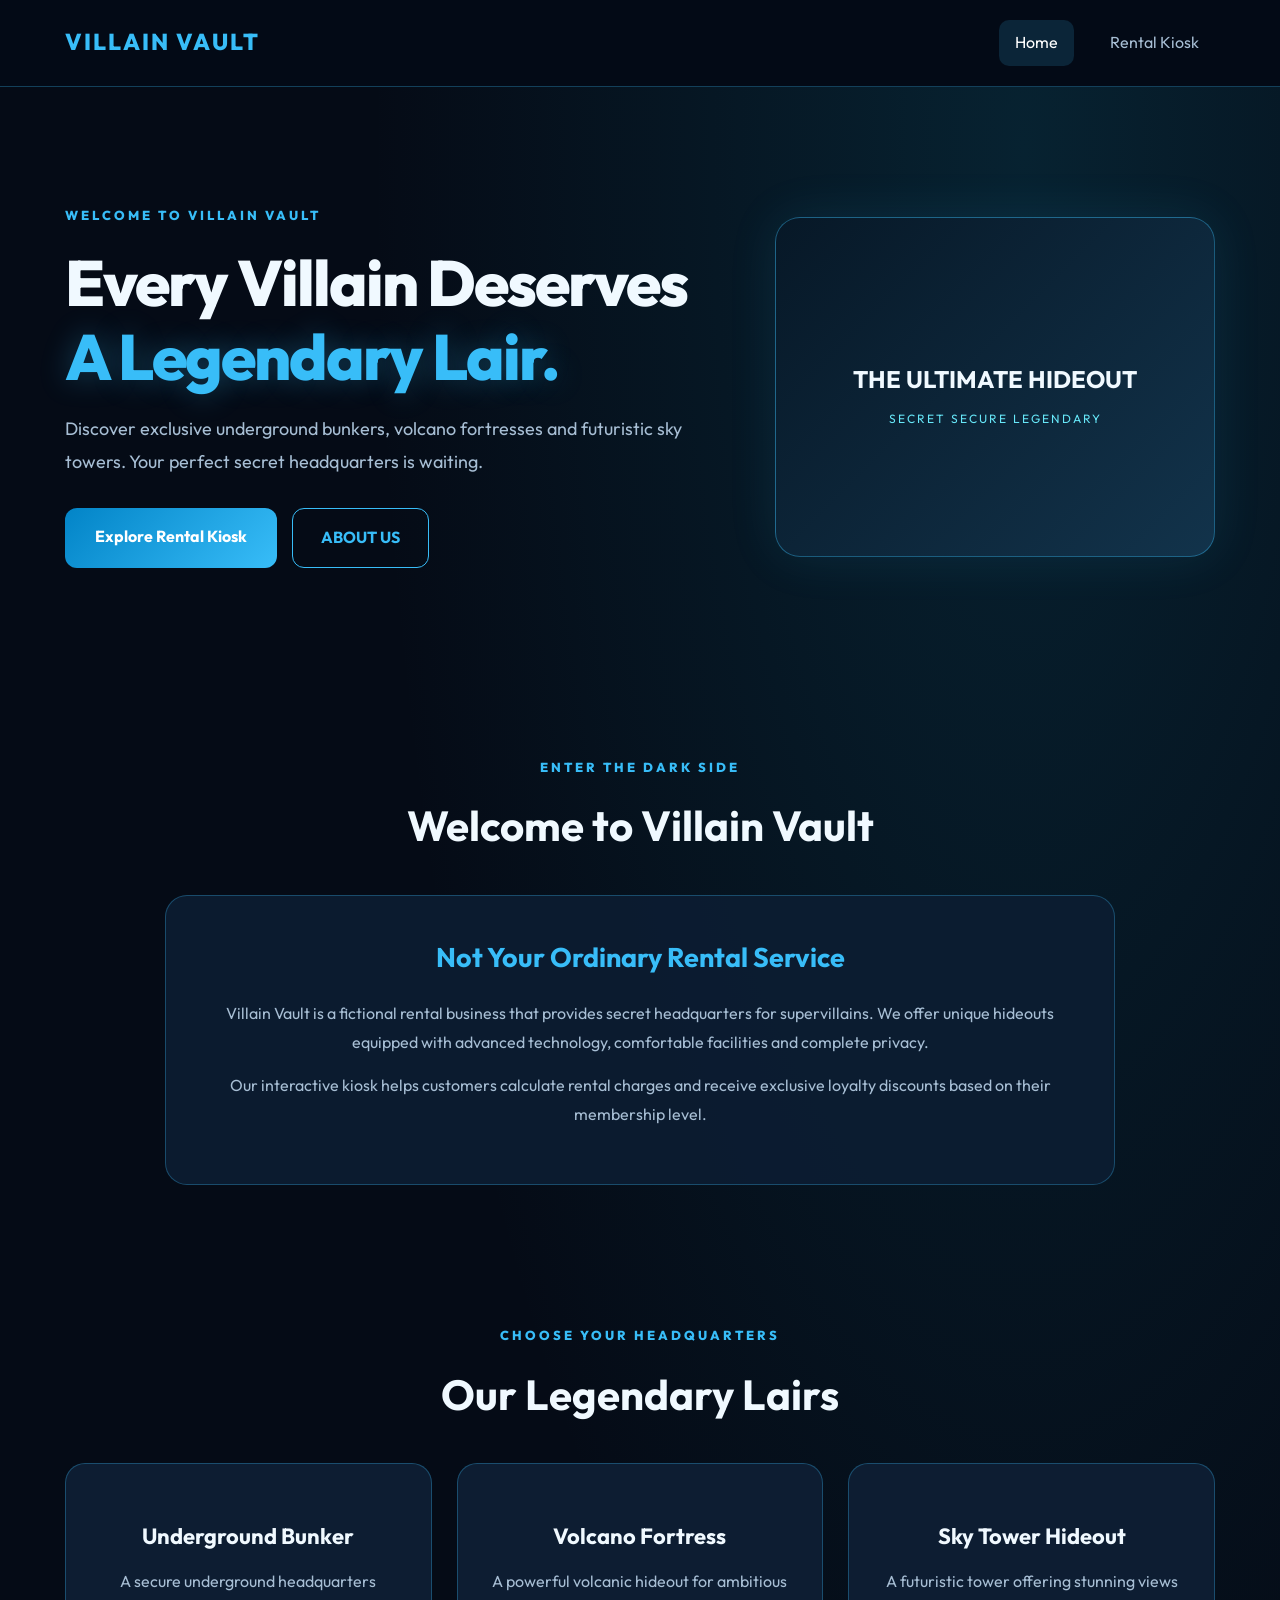
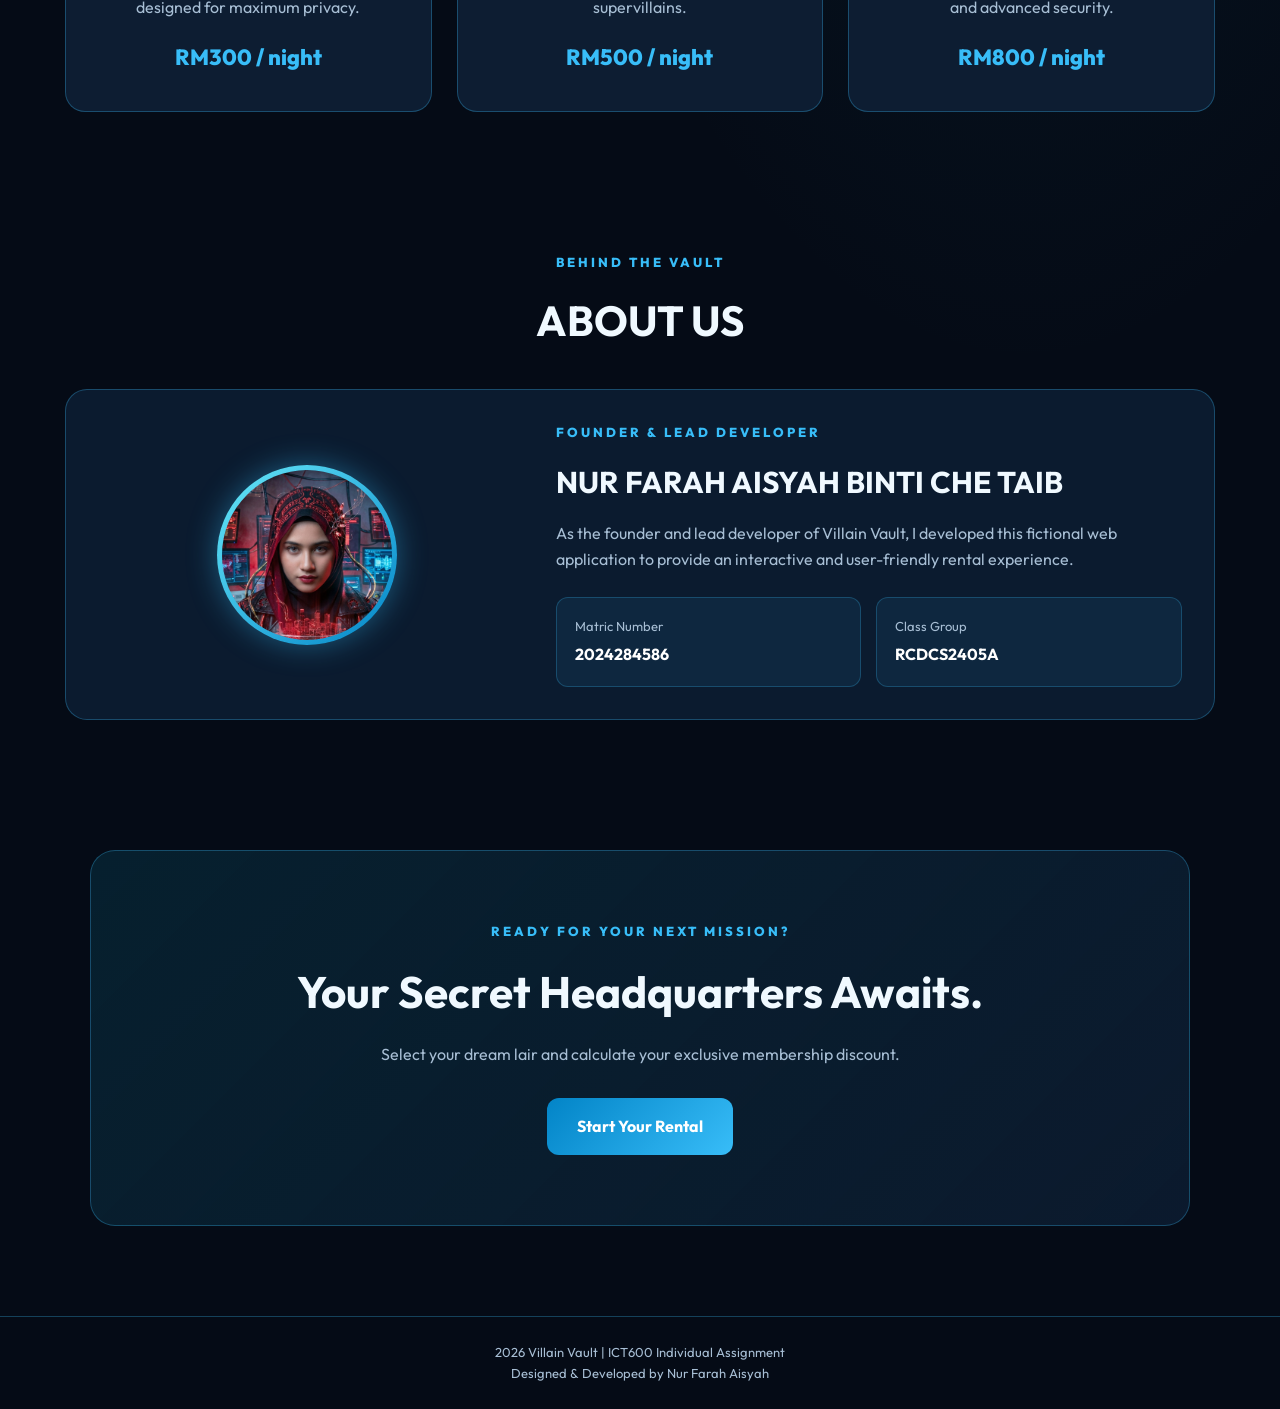
<file: index.html>
<!DOCTYPE html>
<html lang="en">
<head>
    <meta charset="UTF-8">
    <meta name="viewport" content="width=device-width, initial-scale=1.0">
    <title>Villain Vault | Home & Founder</title>
    <link rel="stylesheet" href="css/style.css">
</head>

<body>

<header class="site-header">
    <nav class="navbar">
        <a href="index.html" class="logo">
            VILLAIN VAULT
        </a>

        <div class="nav-links">
            <a href="index.html" class="active">Home</a>
            <a href="kiosk.html">Rental Kiosk</a>
        </div>
    </nav>
</header>

<main>

    <!-- HOMEPAGE HERO -->
    <section class="home-hero">

        <div class="home-hero-content">
            <p class="eyebrow">WELCOME TO VILLAIN VAULT</p>

            <h1>
                Every Villain Deserves
                <span>A Legendary Lair.</span>
            </h1>

            <p class="home-description">
                Discover exclusive underground bunkers,
                volcano fortresses and futuristic sky towers.
                Your perfect secret headquarters is waiting.
            </p>

            <div class="hero-buttons">
                <a href="kiosk.html" class="primary-btn">
                    Explore Rental Kiosk 
                </a>

                <a href="#founder" class="secondary-btn">
                    ABOUT US
                </a>
            </div>
        </div>

        <div class="hero-visual">
            <div class="visual-icon"></div>
            <h2>THE ULTIMATE HIDEOUT</h2>
            <p>SECRET  SECURE  LEGENDARY</p>
        </div>

    </section>

    <!-- ABOUT BUSINESS -->
    <section class="home-about" id="about">

        <div class="section-heading">
            <p class="eyebrow">ENTER THE DARK SIDE</p>
            <h2>Welcome to Villain Vault</h2>
        </div>

        <div class="glass-card home-about-card">
            <h3>Not Your Ordinary Rental Service</h3>

            <p>
                Villain Vault is a fictional rental business
                that provides secret headquarters for
                supervillains. We offer unique hideouts
                equipped with advanced technology,
                comfortable facilities and complete privacy.
            </p>

            <p>
                Our interactive kiosk helps customers
                calculate rental charges and receive
                exclusive loyalty discounts based on
                their membership level.
            </p>
        </div>

    </section>

    <!-- AVAILABLE LAIRS -->
    <section class="lair-section">

        <div class="section-heading">
            <p class="eyebrow">CHOOSE YOUR HEADQUARTERS</p>
            <h2>Our Legendary Lairs</h2>
        </div>

        <div class="lair-grid">

            <article class="lair-card">
                <div class="lair-icon"></div>
                <h3>Underground Bunker</h3>
                <p>
                    A secure underground headquarters
                    designed for maximum privacy.
                </p>
                <div class="lair-price">RM300 / night</div>
            </article>

            <article class="lair-card">
                <div class="lair-icon"></div>
                <h3>Volcano Fortress</h3>
                <p>
                    A powerful volcanic hideout
                    for ambitious supervillains.
                </p>
                <div class="lair-price">RM500 / night</div>
            </article>

            <article class="lair-card">
                <div class="lair-icon"></div>
                <h3>Sky Tower Hideout</h3>
                <p>
                    A futuristic tower offering
                    stunning views and advanced security.
                </p>
                <div class="lair-price">RM800 / night</div>
            </article>

        </div>

    </section>

    <!-- FOUNDER SECTION -->
    <section class="founder-section" id="founder">

        <div class="section-heading">
            <p class="eyebrow">BEHIND THE VAULT</p>
            <h2>ABOUT US</h2>
        </div>

        <div class="glass-card founder-home-card">

            <div class="founder-image-area">
                <div class="photo-ring">
                    <img src="images/founder.jpg"
                         alt="Founder of Villain Vault"
                         class="founder-photo">
                </div>
            </div>

            <div class="founder-text">
                <p class="eyebrow">FOUNDER & LEAD DEVELOPER</p>

                <h2>NUR FARAH AISYAH BINTI CHE TAIB</h2>

                <p>
                    As the founder and lead developer
                    of Villain Vault, I developed this
                    fictional web application to provide
                    an interactive and user-friendly
                    rental experience.
                </p>

                <div class="founder-meta">
                    <div class="detail-box">
                        <span>Matric Number</span>
                        <strong>2024284586</strong>
                    </div>

                    <div class="detail-box">
                        <span>Class Group</span>
                        <strong>RCDCS2405A</strong>
                    </div>
                </div>
            </div>

        </div>

    </section>

    <!-- CALL TO ACTION -->
    <section class="cta-section">
        <p class="eyebrow">READY FOR YOUR NEXT MISSION?</p>

        <h2>Your Secret Headquarters Awaits.</h2>

        <p>
            Select your dream lair and calculate
            your exclusive membership discount.
        </p>

        <a href="kiosk.html" class="primary-btn">
            Start Your Rental 
        </a>
    </section>

</main>

<footer class="site-footer">
    <p> 2026 Villain Vault | ICT600 Individual Assignment</p>
    <p>Designed & Developed by Nur Farah Aisyah</p>
</footer>

</body>
</html>
</file>
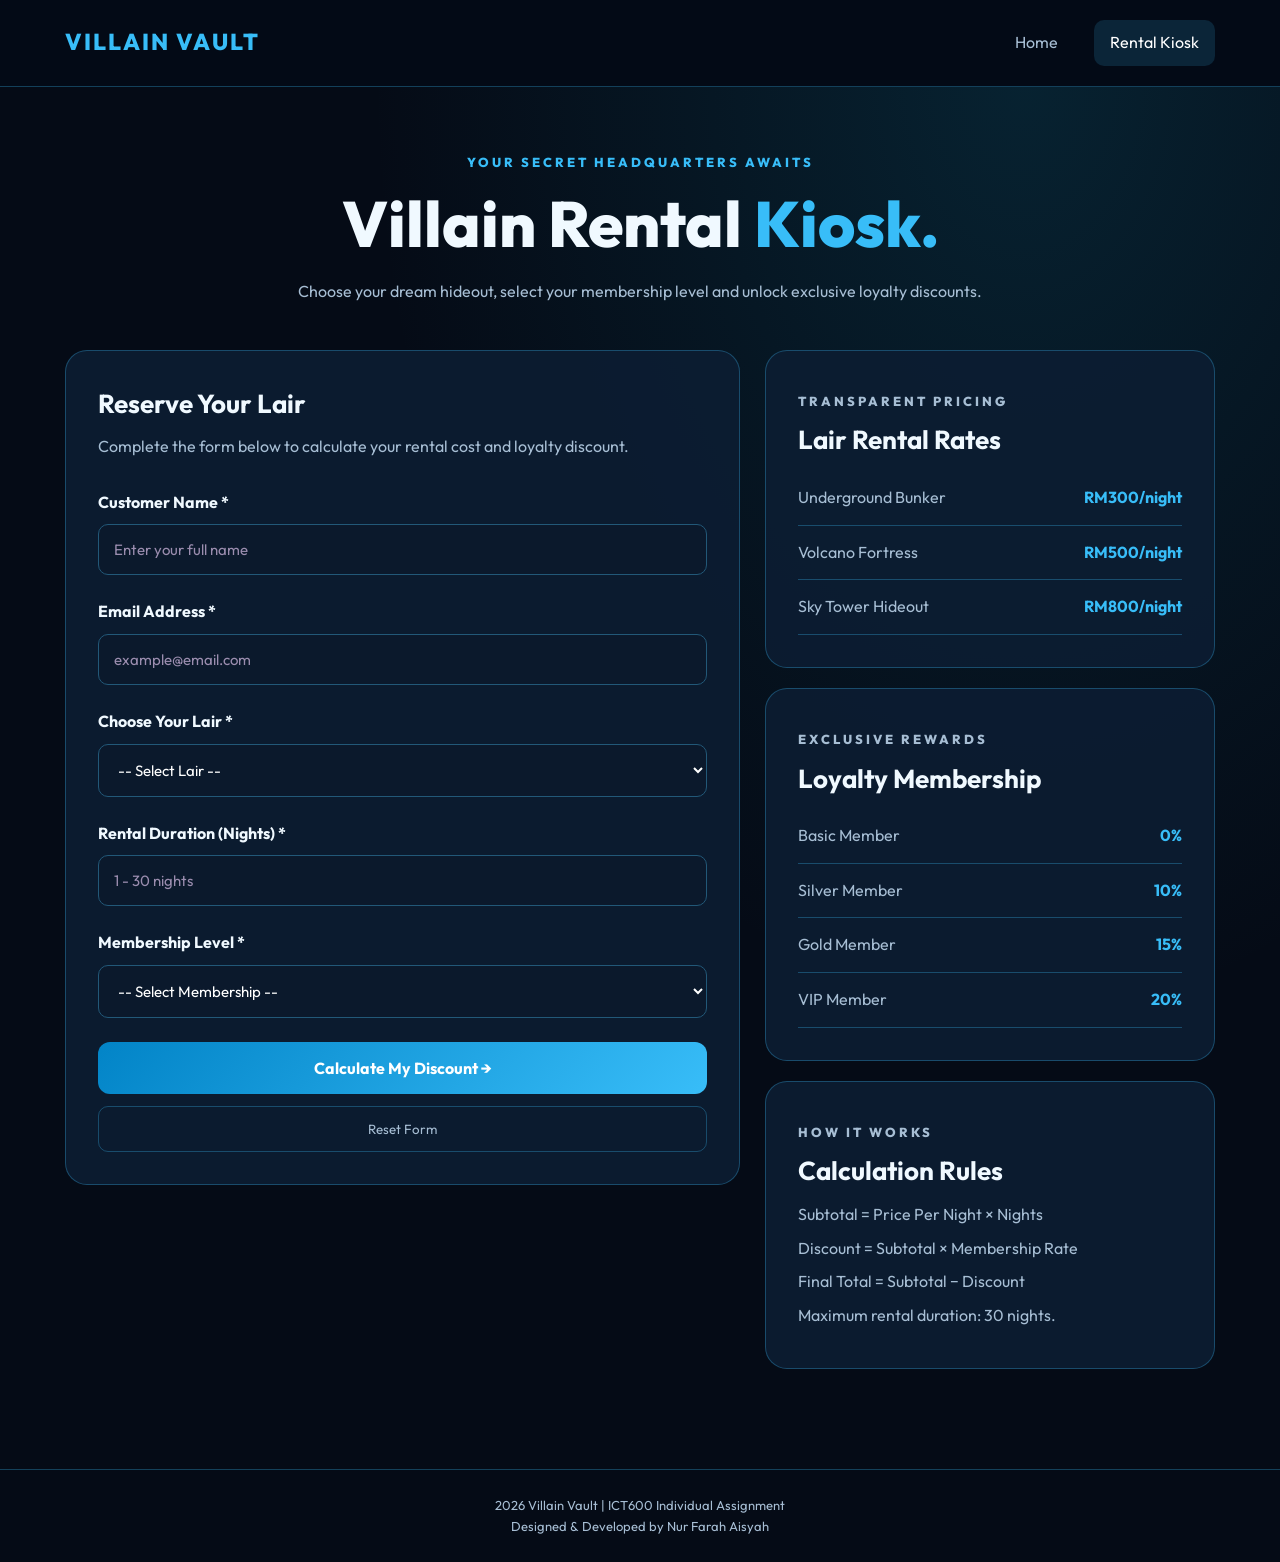
<file: kiosk.html>
<!DOCTYPE html>
<html lang="en">

<head>
    <meta charset="UTF-8">
    <meta name="viewport"
          content="width=device-width, initial-scale=1.0">

    <title>Villain Vault | Rental Kiosk</title>

    <!-- External CSS -->
    <link rel="stylesheet" href="css/style.css">

    <!-- External JavaScript -->
    <script src="js/script.js" defer></script>
</head>

<body>

    <!-- NAVIGATION BAR -->
    <header class="site-header">
        <nav class="navbar">

            <a href="index.html" class="logo">
                 VILLAIN VAULT
            </a>

            <div class="nav-links">
                <a href="index.html">Home</a>
                <a href="kiosk.html" class="active">
                    Rental Kiosk
                </a>
            </div>

        </nav>
    </header>


    <main class="kiosk-main">

        <!-- PAGE HEADING -->
        <section class="kiosk-heading">

            <p class="eyebrow">
                YOUR SECRET HEADQUARTERS AWAITS
            </p>

            <h1>
                Villain Rental
                <span>Kiosk.</span>
            </h1>

            <p>
                Choose your dream hideout, select your
                membership level and unlock exclusive
                loyalty discounts.
            </p>

        </section>


        <!-- KIOSK CONTENT -->
        <section class="kiosk-layout">

            <!-- LEFT SIDE: RENTAL FORM -->
            <div class="glass-card form-card">

                <h2>Reserve Your Lair</h2>

                <p class="form-subtitle">
                    Complete the form below to calculate
                    your rental cost and loyalty discount.
                </p>


                <form id="rentalForm" novalidate>

                    <!-- CUSTOMER NAME -->
                    <div class="form-group">

                        <label for="customerName">
                            Customer Name *
                        </label>

                        <input
                            type="text"
                            id="customerName"
                            name="customerName"
                            placeholder="Enter your full name"
                            autocomplete="name"
                            aria-describedby="customerNameError"
                            required
                        >

                        
<small
    class="error-message"
    id="customerNameError"
    style="color: #FF0000 !important;">
</small>


                    </div>


                    <!-- EMAIL ADDRESS -->
                    <div class="form-group">

                        <label for="email">
                            Email Address *
                        </label>

                        <input
                            type="email"
                            id="email"
                            name="email"
                            placeholder="example@email.com"
                            autocomplete="email"
                            aria-describedby="emailError"
                            required
                        >

                       
<small
    class="error-message"
    id="emailError"
    style="color: #FF0000 !important;">
</small>


                    </div>


                    <!-- LAIR SELECTION -->
                    <div class="form-group">

                        <label for="lairType">
                            Choose Your Lair *
                        </label>

                        <select
                            id="lairType"
                            name="lairType"
                            aria-describedby="lairTypeError"
                            required
                        >

                            <option value="">
                                -- Select Lair --
                            </option>

                            <option value="bunker">
                                Underground Bunker - RM300/night
                            </option>

                            <option value="volcano">
                                Volcano Fortress - RM500/night
                            </option>

                            <option value="tower">
                                Sky Tower Hideout - RM800/night
                            </option>

                        </select>

                      <small class="error-message"
                           id="lairTypeError"
                           style="color: #FF0000 !important;"></small> 
                       </div>


                    <!-- RENTAL DURATION -->
                    <div class="form-group">

                        <label for="nights">
                            Rental Duration (Nights) *
                        </label>

                        <input
                            type="number"
                            id="nights"
                            name="nights"
                            min="1"
                            max="30"
                            step="1"
                            placeholder="1 - 30 nights"
                            aria-describedby="nightsError"
                            required
                        >

                        <small class="error-message"
                               id="nightsError"
                               style="color: #FF0000 !important;">
                            </small>


                    </div>


                    <!-- MEMBERSHIP LEVEL -->
                    <div class="form-group">

                        <label for="membership">
                            Membership Level *
                        </label>

                        <select
                            id="membership"
                            name="membership"
                            aria-describedby="membershipError"
                            required
                        >

                            <option value="">
                                -- Select Membership --
                            </option>

                            <option value="basic">
                                Basic Member - 0% Discount
                            </option>

                            <option value="silver">
                                Silver Member - 10% Discount
                            </option>

                            <option value="gold">
                                Gold Member - 15% Discount
                            </option>

                            <option value="vip">
                                VIP Member - 20% Discount
                            </option>

                        </select>

                        <small class="error-message"
                                id="membershipError"
                                style="color: #FF0000 !important;">
                            </small>

                    </div>


                    <!-- CALCULATE BUTTON -->
                    <button
                        type="submit"
                        class="primary-btn full-btn">

                        Calculate My Discount →
                    </button>


                    <!-- RESET BUTTON -->
                    <button
                        type="reset"
                        class="reset-btn">

                        Reset Form
                    </button>

                </form>

            </div>


            <!-- RIGHT SIDE: INFORMATION -->
            <aside class="kiosk-sidebar">

                <!-- RENTAL PRICES -->
                <div class="glass-card pricing-card">

                    <p class="eyebrow">
                        TRANSPARENT PRICING
                    </p>

                    <h2>Lair Rental Rates</h2>

                    <div class="price-row">
                        <span>Underground Bunker</span>
                        <strong>RM300/night</strong>
                    </div>

                    <div class="price-row">
                        <span>Volcano Fortress</span>
                        <strong>RM500/night</strong>
                    </div>

                    <div class="price-row">
                        <span>Sky Tower Hideout</span>
                        <strong>RM800/night</strong>
                    </div>

                </div>


                <!-- MEMBERSHIP DISCOUNTS -->
                <div class="glass-card pricing-card">

                    <p class="eyebrow">
                        EXCLUSIVE REWARDS
                    </p>

                    <h2>Loyalty Membership</h2>

                    <div class="price-row">
                        <span>Basic Member</span>
                        <strong>0%</strong>
                    </div>

                    <div class="price-row">
                        <span>Silver Member</span>
                        <strong>10%</strong>
                    </div>

                    <div class="price-row">
                        <span>Gold Member</span>
                        <strong>15%</strong>
                    </div>

                    <div class="price-row">
                        <span>VIP Member</span>
                        <strong>20%</strong>
                    </div>

                </div>


                <!-- CALCULATION RULES -->
                <div class="glass-card pricing-card">

                    <p class="eyebrow">
                        HOW IT WORKS
                    </p>

                    <h2>Calculation Rules</h2>

                    <p>
                        Subtotal = Price Per Night × Nights
                    </p>

                    <p>
                        Discount = Subtotal × Membership Rate
                    </p>

                    <p>
                        Final Total = Subtotal − Discount
                    </p>

                    <p>
                        Maximum rental duration: 30 nights.
                    </p>

                </div>

            </aside>

        </section>


        <!-- JAVASCRIPT RESULT DISPLAY -->
        <section
            id="result"
            class="glass-card result-card"
            aria-live="polite"
            hidden>
        </section>

    </main>


    <!-- FOOTER -->
    <footer class="site-footer">

        <p>
            2026 Villain Vault |
            ICT600 Individual Assignment
        </p>

        <p>
            Designed & Developed by Nur Farah Aisyah
        </p>

    </footer>

</body>
</html>
</file>
<file: css/style.css>
@import url('https://fonts.googleapis.com/css2?family=Outfit:wght@400;500;600;700;800&display=swap');

:root {
    --bg: #050B16;
    --card: #0D1D32;
    --blue: #38BDF8;
    --text: #F0F9FF;
    --muted: #A7BED4;
    --border: rgba(56, 189, 248, 0.3);
    --red: #FF4D6D;
}

* {
    margin: 0;
    padding: 0;
    box-sizing: border-box;
}

body {
    font-family: 'Outfit', Arial, sans-serif;
    background:
        radial-gradient(
            ellipse at 80% 5%,
            rgba(14, 116, 144, 0.22),
            transparent 45%
        ),
        #050B16;
    color: var(--text);
    line-height: 1.6;
    min-height: 100vh;
}

a {
    color: inherit;
    text-decoration: none;
}

/* NAVIGATION */

.site-header {
    background: #030A16;
    border-bottom: 1px solid var(--border);
    position: sticky;
    top: 0;
    z-index: 100;
}

.navbar {
    max-width: 1200px;
    margin: auto;
    padding: 20px 25px;
    display: flex;
    align-items: center;
    justify-content: space-between;
}

.logo {
    color: var(--blue);
    font-size: 23px;
    font-weight: 800;
    letter-spacing: 2px;
}

.nav-links {
    display: flex;
    gap: 20px;
}

.nav-links a {
    color: var(--muted);
    padding: 10px 16px;
    border-radius: 10px;
}

.nav-links a:hover,
.nav-links a.active {
    color: white;
    background: rgba(56, 189, 248, 0.15);
}

/* KIOSK HEADER */

.kiosk-main {
    max-width: 1200px;
    margin: auto;
    padding: 65px 25px 100px;
}

.kiosk-heading {
    text-align: center;
    margin-bottom: 45px;
}

.eyebrow {
    color: var(--blue);
    font-size: 13px;
    font-weight: 800;
    letter-spacing: 3px;
    margin-bottom: 15px;
}

.kiosk-heading h1 {
    font-size: clamp(38px, 5vw, 65px);
    font-weight: 800;
    line-height: 1.15;
}

.kiosk-heading h1 span {
    color: var(--blue);
}

.kiosk-heading > p:last-child {
    color: var(--muted);
    margin-top: 18px;
}

/* LAYOUT */

.kiosk-layout {
    display: grid;
    grid-template-columns: 1.2fr 0.8fr;
    gap: 25px;
    align-items: start;
}

.glass-card {
    background: rgba(13, 29, 50, 0.9);
    border: 1px solid var(--border);
    border-radius: 22px;
    padding: 32px;
}

.form-card h2,
.pricing-card h2 {
    font-size: 26px;
    margin-bottom: 10px;
}

.form-subtitle {
    color: var(--muted);
    margin-bottom: 30px;
}

/* FORM INPUTS */

.form-group {
    margin-bottom: 24px;
}

.form-group label {
    display: block;
    color: #F0F9FF;
    font-size: 16px;
    font-weight: 700;
    margin-bottom: 9px;
}

.form-group input,
.form-group select {
    display: block;
    width: 100%;
    padding: 15px;
    background: #0B192C;
    color: white;
    border: 1px solid #225878;
    border-radius: 10px;
    font-family: inherit;
    font-size: 15px;
    outline: none;
    transition: border-color 0.2s;
}

.form-group input::placeholder {
    color: #9B8DAF;
}

.form-group input:focus,
.form-group select:focus {
    border-color: var(--blue);
    box-shadow: 0 0 0 3px rgba(56,189,248,0.15);
}

/* ==================================
   RED VALIDATION - IMPORTANT
================================== */

.form-group .error-message {
    display: block;
    color: #FF4D6D !important;
    font-size: 14px;
    font-weight: 700;
    line-height: 1.5;
    margin-top: 7px;
}

/* Hide empty error messages */

.form-group .error-message:empty {
    display: none;
}

/* Red border for invalid fields */

.form-group input.input-error,
.form-group select.input-error,
.form-group input.input-error:focus,
.form-group select.input-error:focus {
    border: 2px solid #FF4D6D !important;
    background: rgba(255, 77, 109, 0.08);
    box-shadow: 0 0 0 3px rgba(255,77,109,0.12);
}

/* Green border for valid fields */

.form-group input.input-valid,
.form-group select.input-valid {
    border: 2px solid #22C55E;
}

/* BUTTONS */

.primary-btn {
    display: inline-block;
    padding: 16px 30px;
    background: linear-gradient(135deg, #0284C7, #38BDF8);
    color: white;
    font-family: inherit;
    font-size: 16px;
    font-weight: 700;
    border: none;
    border-radius: 12px;
    cursor: pointer;
    transition: 0.3s;
}

.primary-btn:hover {
    background: linear-gradient(135deg, #0369A1, #0EA5E9);
    transform: translateY(-2px);
}

.full-btn {
    width: 100%;
}

.reset-btn {
    display: block;
    width: 100%;
    padding: 14px;
    margin-top: 12px;
    background: transparent;
    color: var(--muted);
    border: 1px solid var(--border);
    border-radius: 10px;
    font-family: inherit;
    cursor: pointer;
}

.reset-btn:hover {
    color: white;
    border-color: var(--blue);
}

/* SIDEBAR */

.kiosk-sidebar {
    display: grid;
    gap: 20px;
}

.price-row {
    display: flex;
    justify-content: space-between;
    gap: 15px;
    padding: 14px 0;
    border-bottom: 1px solid var(--border);
}

.price-row span {
    color: var(--muted);
}

.price-row strong {
    color: var(--blue);
    white-space: nowrap;
}

.pricing-card p {
    color: var(--muted);
    margin: 8px 0;
}

/* RESULT */

.result-card {
    max-width: 850px;
    margin: 35px auto 0;
    border-color: var(--blue);
}

.result-card[hidden] {
    display: none;
}

.result-card h2 {
    color: var(--blue);
    margin-bottom: 20px;
}

.result-row {
    display: flex;
    justify-content: space-between;
    gap: 15px;
    padding: 12px 0;
    border-bottom: 1px solid var(--border);
}

.result-row span {
    color: var(--muted);
}

.result-row strong {
    text-align: right;
    overflow-wrap: anywhere;
}

.final-total {
    color: #67E8F9;
    font-size: 26px;
}

/* FOOTER */

.site-footer {
    text-align: center;
    padding: 25px;
    border-top: 1px solid var(--border);
    color: var(--muted);
    font-size: 13px;
}

/* RESPONSIVE */

@media (max-width: 850px) {
    .kiosk-layout {
        grid-template-columns: 1fr;
    }
}

@media (max-width: 500px) {
    .navbar {
        flex-direction: column;
        gap: 12px;
    }

    .logo {
        font-size: 19px;
    }

    .kiosk-main {
        padding: 45px 15px;
    }

    .glass-card {
        padding: 22px;
    }

    .price-row,
    .result-row {
        font-size: 13px;
    }
}

/* RED REQUIRED MESSAGE */

html body .form-group .error-message {
    color: #FF0000 !important;
    font-weight: 700 !important;
    font-size: 14px !important;
}

/* =====================================
   VILLAIN VAULT HOMEPAGE DESIGN
   BLUE & BLACK THEME
===================================== */

/* HOMEPAGE HERO */

.home-hero {
    max-width: 1200px;
    min-height: 600px;
    margin: 0 auto;
    padding: 90px 25px;
    display: grid;
    grid-template-columns: 1.2fr 0.8fr;
    align-items: center;
    gap: 50px;
}

.home-hero h1 {
    font-size: clamp(42px, 5vw, 68px);
    font-weight: 800;
    line-height: 1.15;
    letter-spacing: -2px;
    margin: 20px 0;
}

.home-hero h1 span {
    display: block;
    color: #38BDF8;
    text-shadow: 0 0 30px rgba(56,189,248,0.3);
}

.home-description {
    color: #A7BED4;
    font-size: 18px;
    line-height: 1.8;
    margin-bottom: 30px;
}

.hero-buttons {
    display: flex;
    flex-wrap: wrap;
    gap: 15px;
}

.secondary-btn {
    display: inline-block;
    padding: 16px 28px;
    border: 1px solid #38BDF8;
    border-radius: 12px;
    color: #38BDF8;
    font-weight: 700;
    transition: 0.3s;
}

.secondary-btn:hover {
    background: rgba(56,189,248,0.15);
}

.hero-visual {
    min-height: 340px;
    padding: 30px;
    border-radius: 25px;
    border: 1px solid rgba(56,189,248,0.4);
    background: linear-gradient(135deg,#071827,#12334B);
    display: flex;
    flex-direction: column;
    justify-content: center;
    align-items: center;
    text-align: center;
    box-shadow: 0 0 50px rgba(56,189,248,0.1);
}

.visual-icon {
    font-size: 90px;
    margin-bottom: 15px;
}

.hero-visual h2 {
    font-size: 24px;
    margin-bottom: 10px;
}

.hero-visual p {
    color: #67E8F9;
    font-size: 12px;
    letter-spacing: 2px;
}

/* SECTIONS */

.home-about,
.lair-section,
.founder-section {
    max-width: 1200px;
    margin: 0 auto;
    padding: 70px 25px;
}

.section-heading {
    text-align: center;
    margin-bottom: 35px;
}

.section-heading h2 {
    font-size: clamp(28px, 4vw, 42px);
    margin-top: 10px;
}

/* ABOUT BUSINESS */

.home-about-card {
    max-width: 950px;
    margin: 0 auto;
    padding: 40px;
    text-align: center;
}

.home-about-card h3 {
    font-size: 27px;
    color: #38BDF8;
    margin-bottom: 20px;
}

.home-about-card p {
    color: #A7BED4;
    margin-bottom: 15px;
    line-height: 1.8;
}

/* LEGENDARY LAIRS */

.lair-grid {
    display: grid;
    grid-template-columns: repeat(3, 1fr);
    gap: 25px;
}

.lair-card {
    background: #0D1D32;
    border: 1px solid rgba(56,189,248,0.3);
    border-radius: 20px;
    padding: 35px 25px;
    text-align: center;
    transition: 0.3s;
}

.lair-card:hover {
    transform: translateY(-6px);
    border-color: #38BDF8;
    box-shadow: 0 15px 35px rgba(56,189,248,0.15);
}

.lair-icon {
    font-size: 60px;
    margin-bottom: 20px;
}

.lair-card h3 {
    font-size: 22px;
    margin-bottom: 15px;
}

.lair-card p {
    color: #A7BED4;
    margin-bottom: 20px;
}

.lair-price {
    color: #38BDF8;
    font-size: 22px;
    font-weight: 800;
}

/* FOUNDER SECTION */

.founder-home-card {
    display: grid;
    grid-template-columns: 0.8fr 1.2fr;
    align-items: center;
    gap: 40px;
}

.founder-image-area {
    display: flex;
    justify-content: center;
}

.photo-ring {
    width: 180px;
    height: 180px;
    padding: 5px;
    border-radius: 50%;
    background: linear-gradient(135deg,#67E8F9,#0284C7);
    box-shadow: 0 0 30px rgba(56,189,248,0.4);
    overflow: hidden;
}

.founder-photo {
    display: block;
    width: 100%;
    height: 100%;
    object-fit: cover;
    object-position: center 25%;
    border-radius: 50%;
}

.founder-text h2 {
    font-size: 30px;
    margin-bottom: 15px;
}

.founder-text > p:not(.eyebrow) {
    color: #A7BED4;
    margin-bottom: 25px;
}

.founder-meta {
    display: grid;
    grid-template-columns: 1fr 1fr;
    gap: 15px;
}

.detail-box {
    padding: 18px;
    background: rgba(56,189,248,0.08);
    border: 1px solid rgba(56,189,248,0.25);
    border-radius: 12px;
}

.detail-box span {
    display: block;
    color: #A7BED4;
    font-size: 13px;
    margin-bottom: 5px;
}

.detail-box strong {
    display: block;
    color: white;
    overflow-wrap: anywhere;
}

/* CALL TO ACTION */

.cta-section {
    max-width: 1100px;
    margin: 60px auto 90px;
    padding: 70px 25px;
    text-align: center;
    background: linear-gradient(
        135deg,
        rgba(14,116,144,0.2),
        rgba(13,29,50,0.85)
    );
    border: 1px solid rgba(56,189,248,0.3);
    border-radius: 25px;
}

.cta-section h2 {
    font-size: clamp(28px,4vw,44px);
    margin-bottom: 15px;
}

.cta-section > p:not(.eyebrow) {
    color: #A7BED4;
    margin-bottom: 30px;
}

/* RESPONSIVE */

@media (max-width: 850px) {
    .home-hero,
    .founder-home-card {
        grid-template-columns: 1fr;
    }

    .lair-grid {
        grid-template-columns: 1fr;
    }

    .home-hero {
        padding-top: 50px;
    }

    .founder-text {
        text-align: center;
    }
}

@media (max-width: 500px) {
    .home-hero h1 {
        font-size: 40px;
    }

    .hero-visual {
        min-height: 250px;
    }

    .founder-meta {
        grid-template-columns: 1fr;
    }

    .home-about-card {
        padding: 25px;
    }

    .cta-section {
        margin: 40px 20px 70px;
    }
}
</file>
